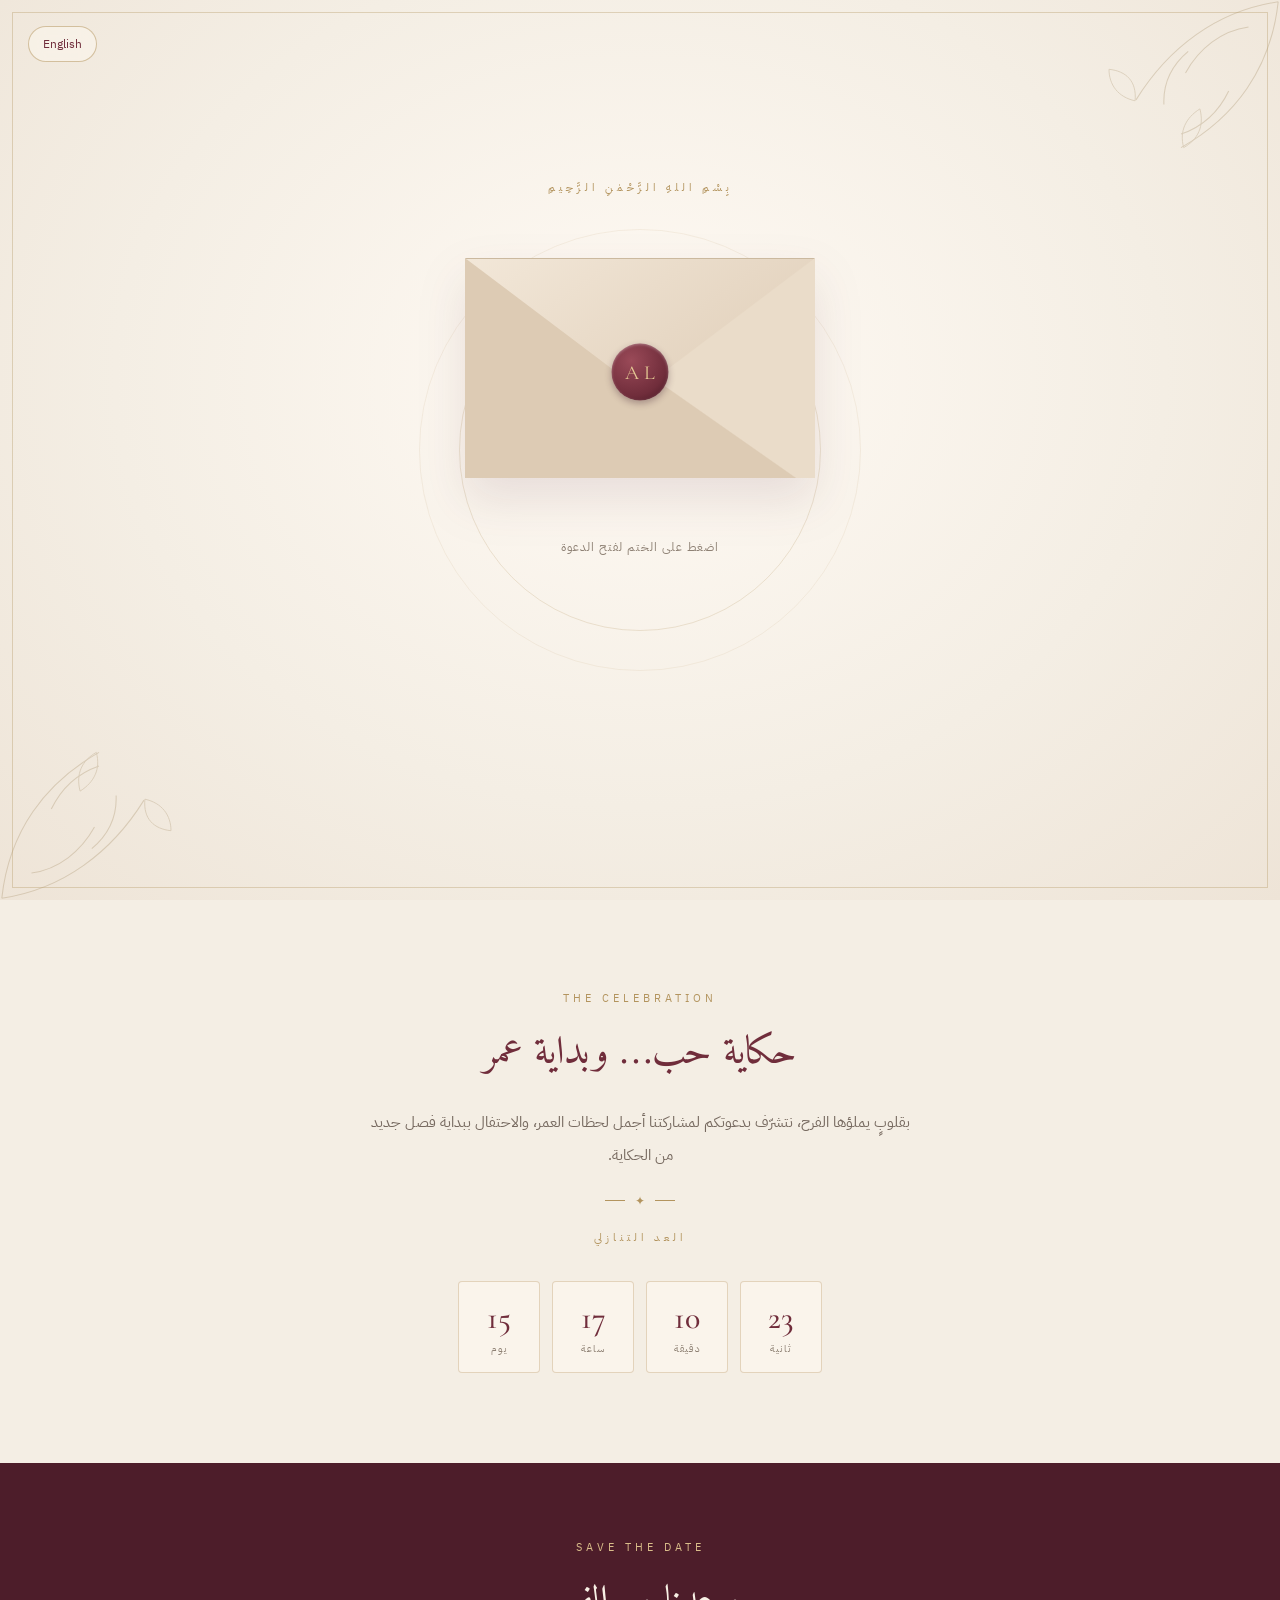
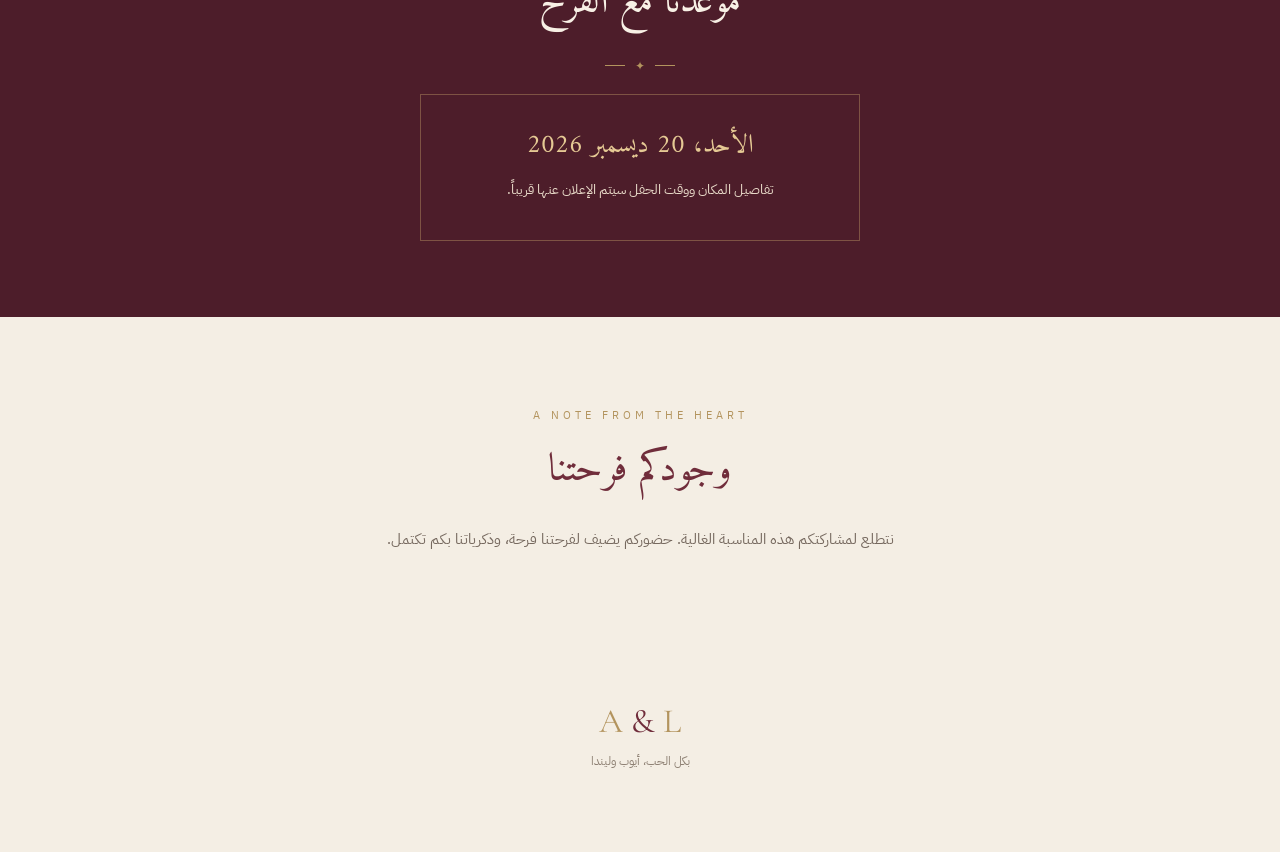
<file: public/assets/aistudio/ayoub_linda_wedding_invitation_faef2dab.html>
<!DOCTYPE html>
<html lang="ar" dir="rtl">
<head>
<meta charset="UTF-8"><meta name="viewport" content="width=device-width, initial-scale=1">
<meta name="theme-color" content="#f4eee4">
<title>دعوة زفاف أيوب وليندا</title>
<link rel="preconnect" href="https://fonts.googleapis.com">
<link rel="preconnect" href="https://fonts.gstatic.com" crossorigin>
<link href="https://fonts.googleapis.com/css2?family=Amiri:wght@400;700&family=Cormorant+Garamond:wght@400;500;600&family=IBM+Plex+Sans+Arabic:wght@300;400;500&display=swap" rel="stylesheet">
<style>
:root{--cream:#f4eee4;--paper:#fffaf1;--wine:#702d3b;--wine2:#4d1d2a;--gold:#b3945e;--ink:#443b35;--muted:#8e8174}
*{box-sizing:border-box}html{scroll-behavior:smooth}body{margin:0;background:var(--cream);color:var(--ink);font-family:'IBM Plex Sans Arabic',sans-serif;overflow-x:hidden}
body:before{content:"";position:fixed;inset:12px;border:1px solid rgba(179,148,94,.35);pointer-events:none;z-index:5}
button{font:inherit;cursor:pointer}.topbar{position:absolute;z-index:8;top:26px;left:28px;display:flex;gap:10px}
.pill{border:1px solid #b3945e88;background:#f9f3e9cc;color:var(--wine);padding:8px 14px;border-radius:30px;font-size:12px;backdrop-filter:blur(8px)}
.hero{min-height:100svh;display:grid;place-items:center;position:relative;padding:90px 22px 60px;overflow:hidden;background:radial-gradient(ellipse at 50% 42%,#fffaf4 0%,#f4eee4 58%,#eee4d7 100%)}
.hero:before,.hero:after{content:"";position:absolute;width:360px;height:360px;border:1px solid #b3945e38;border-radius:50%;top:50%;left:50%;transform:translate(-50%,-50%);animation:ring 12s linear infinite}
.hero:after{width:440px;height:440px;animation-direction:reverse;opacity:.5}
@keyframes ring{to{transform:translate(-50%,-50%) rotate(360deg)}}
.corner{position:absolute;width:180px;opacity:.28;pointer-events:none}.c1{top:0;right:0}.c2{bottom:0;left:0;transform:rotate(180deg)}
.intro{text-align:center;position:relative;z-index:2;width:min(100%,540px)}
.eyebrow{font-size:11px;letter-spacing:4px;color:var(--gold);margin-bottom:22px}
.envelope-wrap{height:300px;display:grid;place-items:center;perspective:1100px;margin:0 auto 20px}
.envelope{width:min(82vw,350px);height:220px;position:relative;filter:drop-shadow(0 22px 24px #4d1d2a1c);transform-style:preserve-3d;transition:transform 1s cubic-bezier(.2,.8,.2,1)}
.env-back{position:absolute;inset:0;background:#e7d9c7;border:1px solid #cbb99f;border-radius:5px}
.letter{position:absolute;left:8%;width:84%;height:86%;bottom:5%;background:var(--paper);border:1px solid #d7c5a8;display:flex;flex-direction:column;align-items:center;justify-content:center;z-index:1;transition:transform 1.15s cubic-bezier(.2,.8,.2,1),bottom 1.15s}
.letter small{font-size:10px;letter-spacing:3px;color:var(--gold);direction:ltr}.letter strong{font:600 34px 'Cormorant Garamond',serif;color:var(--wine);direction:ltr;margin:8px 0}.letter span{font:20px 'Amiri',serif;color:var(--gold)}
.flap{position:absolute;inset:0 0 auto;height:60%;background:linear-gradient(145deg,#f2e7d8,#dfcdb7);clip-path:polygon(0 0,100% 0,50% 100%);transform-origin:top;z-index:4;transition:transform .9s ease;backface-visibility:hidden;border-top:1px solid #cbb99f}
.pocket{position:absolute;inset:0;background:linear-gradient(35deg,#ddcbb4 0 49.7%,transparent 50%),linear-gradient(-35deg,#eadcc9 0 49.7%,transparent 50%);z-index:3;clip-path:polygon(0 0,50% 53%,100% 0,100% 100%,0 100%)}
.seal{position:absolute;z-index:6;left:50%;top:52%;transform:translate(-50%,-50%);width:57px;height:57px;border-radius:50%;background:radial-gradient(circle at 35% 30%,#9a4a58,var(--wine) 65%,#421722);box-shadow:0 3px 7px #3a172b55,inset 0 1px 3px #ffffff55;color:#e5c994;display:grid;place-items:center;font:20px 'Cormorant Garamond',serif;transition:opacity .4s,transform .6s}
.open .flap{transform:rotateX(180deg);z-index:0}.open .seal{opacity:0;transform:translate(-50%,-50%) scale(.4)}.open .letter{transform:translateY(-110px);bottom:0}.open .envelope{transform:translateY(28px)}
.hint{font-size:12px;color:var(--muted);letter-spacing:1px;animation:pulse 2s infinite}@keyframes pulse{50%{opacity:.45}}
.names{font:400 clamp(40px,9vw,66px) 'Amiri',serif;color:var(--wine);line-height:1.35;margin:10px 0 4px}
.amp{font:italic 30px 'Cormorant Garamond',serif;color:var(--gold);direction:ltr}
.date-line{font:500 16px 'Cormorant Garamond',serif;letter-spacing:3px;color:var(--gold);direction:ltr;margin-top:14px}
.reveal{opacity:0;transform:translateY(20px);transition:opacity 1s,transform 1s}.open .reveal{opacity:1;transform:none;transition-delay:1s}
.scroll-note{margin-top:28px;color:var(--muted);font-size:11px;letter-spacing:2px}
section{padding:90px 22px;text-align:center;position:relative}.section-kicker{color:var(--gold);font-size:11px;letter-spacing:4px;direction:ltr}.section-title{font:400 39px 'Amiri',serif;color:var(--wine);margin:12px 0 18px}.copy{max-width:560px;margin:auto;color:#76695f;line-height:2.2;font-size:15px}
.divider{width:70px;height:1px;background:var(--gold);margin:28px auto;position:relative}.divider:after{content:"✦";position:absolute;left:50%;top:50%;transform:translate(-50%,-50%);background:var(--cream);padding:0 10px;color:var(--gold);font-size:12px}
.countdown{display:flex;justify-content:center;gap:12px;direction:ltr;margin:35px auto 0;flex-wrap:wrap}.unit{width:82px;padding:16px 8px;background:#fffaf180;border:1px solid #b3945e55;border-radius:4px}.num{font:500 32px 'Cormorant Garamond',serif;color:var(--wine)}.label{font-size:10px;color:var(--muted);letter-spacing:1px;margin-top:4px}
.details{background:var(--wine2);color:#f8f0e5;padding:76px 22px}.details .section-title{color:#f8f0e5}.details .section-kicker{color:#d9bd8a}.details .divider:after{background:var(--wine2)}.detail-card{max-width:440px;margin:28px auto 0;border:1px solid #c7a66c66;padding:28px 22px}.detail-card .arabic{font:26px 'Amiri',serif;color:#e5c994}.detail-card p{color:#e7d8c7;line-height:2;font-size:14px;margin:8px 0}
.footer{padding:55px 20px 70px;text-align:center}.footer .monogram{font:34px 'Cormorant Garamond',serif;color:var(--gold);direction:ltr}.footer p{font-size:12px;color:var(--muted);margin-top:10px}
.fade{opacity:0;transform:translateY(22px);transition:.8s}.fade.visible{opacity:1;transform:none}
@media(max-width:420px){.envelope-wrap{height:260px}.envelope{height:190px}.hero:before{width:290px;height:290px}.hero:after{width:350px;height:350px}.unit{width:70px}.num{font-size:27px}}
</style></head>
<body>
<div class="topbar"><button class="pill" id="langBtn">English</button></div>
<main>
<section class="hero" id="home">
<svg class="corner c1" viewBox="0 0 200 200" fill="none"><path d="M198 2C130 12 76 53 40 111M198 2C190 76 150 130 90 164M165 30c-30 4-55 24-70 51m-24 35c-1-23 8-43 27-59m-8 92c23-8 42-25 53-48" stroke="#9a8055" stroke-width="1.2"/><path d="M39 112c-19-4-29-18-29-35 19 2 31 13 29 35Zm54 52c-5-18 2-33 18-43 5 19-2 34-18 43Z" stroke="#9a8055"/></svg>
<svg class="corner c2" viewBox="0 0 200 200" fill="none"><path d="M198 2C130 12 76 53 40 111M198 2C190 76 150 130 90 164M165 30c-30 4-55 24-70 51m-24 35c-1-23 8-43 27-59m-8 92c23-8 42-25 53-48" stroke="#9a8055" stroke-width="1.2"/><path d="M39 112c-19-4-29-18-29-35 19 2 31 13 29 35Zm54 52c-5-18 2-33 18-43 5 19-2 34-18 43Z" stroke="#9a8055"/></svg>
<div class="intro">
<div class="eyebrow" data-ar="بِسْمِ اللهِ الرَّحْمٰنِ الرَّحِيمِ" data-en="TOGETHER WITH THEIR FAMILIES">بِسْمِ اللهِ الرَّحْمٰنِ الرَّحِيمِ</div>
<div class="envelope-wrap" id="envelopeWrap"><div class="envelope" id="envelope">
<div class="env-back"></div><div class="letter"><small>YOU ARE INVITED</small><strong>Ayoub <i style="color:#b3945e">&</i> Linda</strong><span>دعوة زفاف</span></div><div class="flap"></div><div class="pocket"></div><div class="seal">A&nbsp;L</div>
</div></div>
<div class="hint" id="hint">اضغط على الختم لفتح الدعوة</div>
<div class="reveal">
<div class="section-kicker" data-ar="بكل الحب والفرح" data-en="WITH LOVE & JOY">بكل الحب والفرح</div>
<h1 class="names" id="coupleNames">أيوب <span class="amp">&</span> ليندا</h1>
<div class="date-line">20 · 12 · 2026</div>
<div class="scroll-note" data-ar="يسعدنا أن تشاركونا فرحتنا" data-en="WE WOULD LOVE YOU TO CELEBRATE WITH US">يسعدنا أن تشاركونا فرحتنا</div>
</div>
</div></section>
<section class="fade">
<div class="section-kicker">THE CELEBRATION</div>
<h2 class="section-title" data-ar="حكاية حب… وبداية عمر" data-en="A LOVE STORY, A NEW BEGINNING">حكاية حب… وبداية عمر</h2>
<p class="copy" data-ar="بقلوبٍ يملؤها الفرح، نتشرّف بدعوتكم لمشاركتنا أجمل لحظات العمر، والاحتفال ببداية فصل جديد من الحكاية." data-en="With hearts full of joy, we warmly invite you to join us as we celebrate a beautiful new beginning and make memories to cherish forever.">بقلوبٍ يملؤها الفرح، نتشرّف بدعوتكم لمشاركتنا أجمل لحظات العمر، والاحتفال ببداية فصل جديد من الحكاية.</p>
<div class="divider"></div><div class="section-kicker" data-ar="العد التنازلي" data-en="COUNTING DOWN TO FOREVER">العد التنازلي</div>
<div class="countdown"><div class="unit"><div class="num" id="days">00</div><div class="label" data-ar="يوم" data-en="DAYS">يوم</div></div><div class="unit"><div class="num" id="hours">00</div><div class="label" data-ar="ساعة" data-en="HOURS">ساعة</div></div><div class="unit"><div class="num" id="minutes">00</div><div class="label" data-ar="دقيقة" data-en="MINUTES">دقيقة</div></div><div class="unit"><div class="num" id="seconds">00</div><div class="label" data-ar="ثانية" data-en="SECONDS">ثانية</div></div></div>
</section>
<section class="details fade"><div class="section-kicker">SAVE THE DATE</div><h2 class="section-title" data-ar="موعدنا مع الفرح" data-en="THE WEDDING DAY">موعدنا مع الفرح</h2><div class="divider"></div>
<div class="detail-card"><div class="arabic" data-ar="الأحد، 20 ديسمبر 2026" data-en="Sunday, December 20, 2026">الأحد، 20 ديسمبر 2026</div><p data-ar="تفاصيل المكان ووقت الحفل سيتم الإعلان عنها قريباً." data-en="Venue and celebration time details will be shared soon.">تفاصيل المكان ووقت الحفل سيتم الإعلان عنها قريباً.</p></div>
</section>
<section class="fade"><div class="section-kicker">A NOTE FROM THE HEART</div><h2 class="section-title" data-ar="وجودكم فرحتنا" data-en="YOUR PRESENCE IS OUR GIFT">وجودكم فرحتنا</h2><p class="copy" data-ar="نتطلع لمشاركتكم هذه المناسبة الغالية. حضوركم يضيف لفرحتنا فرحة، وذكرياتنا بكم تكتمل." data-en="Having you with us will make our celebration even more special. We cannot wait to share this memorable day with you.">نتطلع لمشاركتكم هذه المناسبة الغالية. حضوركم يضيف لفرحتنا فرحة، وذكرياتنا بكم تكتمل.</p></section>
</main><footer class="footer"><div class="monogram">A <span style="color:#702d3b">&</span> L</div><p data-ar="بكل الحب، أيوب وليندا" data-en="WITH LOVE, AYOUB & LINDA">بكل الحب، أيوب وليندا</p></footer>
<script>
const $=id=>document.getElementById(id);let opened=false,english=false;
$('envelopeWrap').addEventListener('click',()=>{if(!opened){opened=true;$('envelopeWrap').classList.add('open');$('hint').textContent=english?'A beautiful beginning awaits':'بداية حكاية جميلة بانتظاركم';}});
$('langBtn').addEventListener('click',()=>{english=!english;document.documentElement.lang=english?'en':'ar';document.documentElement.dir=english?'ltr':'rtl';$('langBtn').textContent=english?'العربية':'English';$('coupleNames').innerHTML=english?'Ayoub <span class="amp">&</span> Linda':'أيوب <span class="amp">&</span> ليندا';document.querySelectorAll('[data-ar]').forEach(el=>el.textContent=english?el.dataset.en:el.dataset.ar);$('hint').textContent=opened?(english?'A beautiful beginning awaits':'بداية حكاية جميلة بانتظاركم'):(english?'Tap the seal to open your invitation':'اضغط على الختم لفتح الدعوة');});
const target=new Date('2026-12-20T19:00:00+03:00').getTime();
function tick(){let diff=Math.max(0,target-Date.now());let d=Math.floor(diff/86400000),h=Math.floor(diff%86400000/3600000),m=Math.floor(diff%3600000/60000),s=Math.floor(diff%60000/1000);$('days').textContent=String(d).padStart(2,'0');$('hours').textContent=String(h).padStart(2,'0');$('minutes').textContent=String(m).padStart(2,'0');$('seconds').textContent=String(s).padStart(2,'0');}tick();setInterval(tick,1000);
const obs=new IntersectionObserver(entries=>entries.forEach(e=>{if(e.isIntersecting){e.target.classList.add('visible');obs.unobserve(e.target)}}),{threshold:.12});document.querySelectorAll('.fade').forEach(el=>obs.observe(el));
</script></body></html>
</file>
